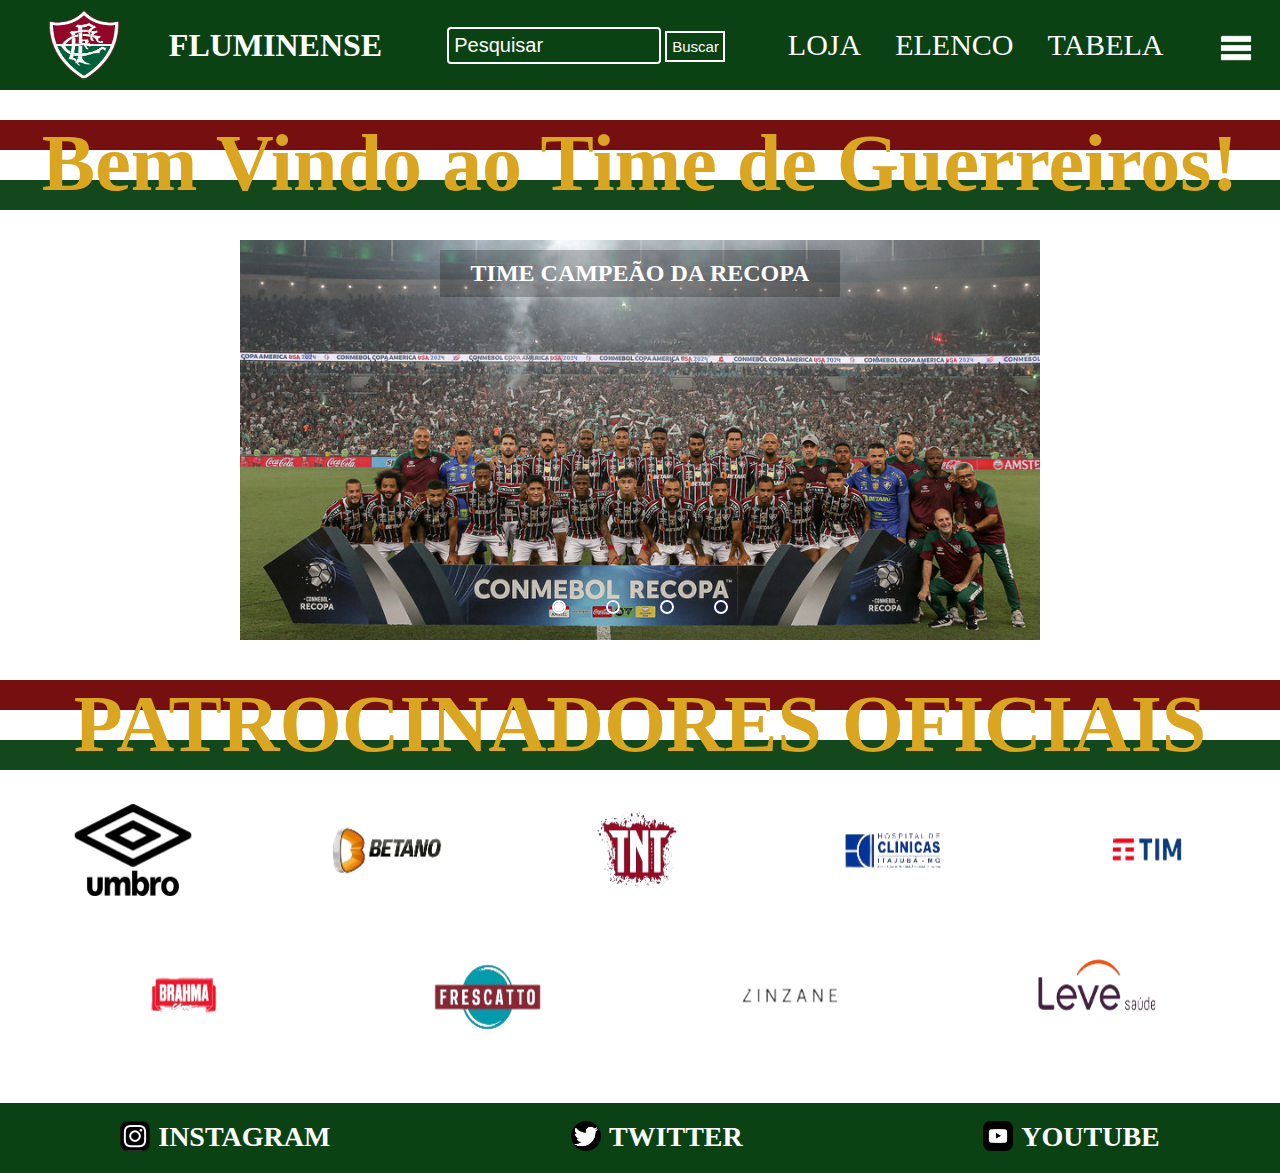
<file: index.html>
<!DOCTYPE html>

<html>
    <head>

        <title>SITE DO FLUMINENSE</title>
        <link rel="stylesheet" href="estilo.css">

    </head>
    <body>

        <!-- HEADER/MENU -->
 
        <header>
            <div class="container-logo">
                <div class="texto-logo"></div>
                <img src="img/fluLogo.png" style="width: 70px;height: 70px;margin-right: 50px;margin-left: 30px;">
                <h1>FLUMINENSE</h1>
                <form>
                    <input type="text" class="barra" name="search" placeholder="Pesquisar">
                    <input type="submit" class="busca"value="Buscar">
                  </form>                      
                
            </div>
            <div class="menu">
                    <li class="menu1"><a href="loja.html">Loja</a></li>
                    <li class="menu2"><a href="#">Elenco</a></li>
                    <li class="menu3"><a href="#">Tabela</a></li>
            </div>

        <!-- MENU VERTIVAL -->

            <ul class="Ulprincipal">
                <li><input type="checkbox" id="chec">
                <label for="chec">
                    <img src="img/menu2.png" style="width: 2.5em; cursor: pointer; margin-left: 0px;" class="imgbotao">
                </label>
                <nav>
                    <ul class="Ulvertical">
                        <li class="Menuvertical" style="padding: 10px; margin-top: 20px; margin-left: 22%;"><a class="TituloVertical">MENU</a></li>
                        <li class="Menuvertical" style="padding: 10px; margin-left: 17%;"><a class="Avertical" href="index.html">INÍCIO</a></li>
                        <li class="Menuvertical" style="padding: 10px; margin-left: 17%;"><a class="Avertical" href="login.php">CONTA</a></li>
                        <li class="Menuvertical" style="padding: 10px; margin-left: 17%;"><a class="Avertical" href="">HISTÓRIA</a></li>
                        <li class="Menuvertical" style="padding: 10px; margin-left: 17%;"><a class="Avertical" href="">TÍTULOS</a></li>
                        <li class="Menuvertical" style="padding: 10px; margin-left: 17%;"><a class="Avertical" href="">ESCOLINHAS</a></li>
                        <li class="Menuvertical" style="padding: 10px; margin-left: 17%;"><a class="Avertical" href="">FEMININO</a></li>
                        <li class="Menuvertical" style="padding: 10px; margin-left: 17%;"><a class="Avertical" href="">CONFIGURAÇÕES</a></li>
                        <li class="Menuvertical" style="padding: 10px; margin-left: 17%;"><a class="Avertical" href="">SUPORTE</a></li>
                    </ul>
                </nav>
            </li>
            </ul>
            
        </header>

        <!-- TEXTO-BEM VINDO -->

<div class="div-bv">
    <h1 class="text-bv">Bem Vindo ao Time de Guerreiros!</h1>
    <div class="CORES">
        <div class="red"></div>
        <div class="white"></div>
        <div class="green"></div>
</div>
</div>

        <!-- SLIDER/NOTICIA -->

        <div class="slider">
            <div class="slides">
                <input type="radio" name="radio-btn" id="radio1">
                <input type="radio" name="radio-btn" id="radio2">
                <input type="radio" name="radio-btn" id="radio3">
                <input type="radio" name="radio-btn" id="radio4">

                <div class="slide first">
                    <img src="img/slide1.jpg" alt="imagem1 ">
                    <div class="centroTxtSlider">
                    <div class="image-text"><h2>TIME CAMPEÃO DA RECOPA</h2></div>
                </div>
                </div>
                <div class="slide">
                    <img src="img/slide2.jpg" alt="imagem2 ">
                    <div class="centroTxtSlider">
                    <div class="image-text"><h2>ESTÁDIO DO MARACANÃ</h2></div>
                </div>
                </div>
                <div class="slide">
                    <img src="img/slide3.jpg" alt="imagem3 ">
                    <div class="centroTxtSlider">
                    <div class="image-text"><h2>MUSEU DO FLUMINENSE</h2></div>
                </div>
                </div>
                <div class="slide">
                    <img src="img/slide4.jpeg" alt="imagem4 ">
                    <div class="centroTxtSlider">
                    <div class="image-text"><h2>ANDRÉ CONVOCADO!</h2></div>
                </div>
                </div>
                <div class="navigation-auto">
                    <div class="auto-btn1"></div>
                    <div class="auto-btn2"></div>
                    <div class="auto-btn3"></div>
                    <div class="auto-btn4"></div>
                </div>
            </div>
            <div class="manual-navigation">
                <label for="radio1" class="manual-btn"></label>
                <label for="radio2" class="manual-btn"></label>
                <label for="radio3" class="manual-btn"></label>
                <label for="radio4" class="manual-btn"></label>
            </div>
        </div>

        <!-- PATROCINADORES -->

        <div class="textoPT">
            <h1 class="text-pt">PATROCINADORES OFICIAIS</h1>
            <div class="CORES">
                <div class="red"></div>
                <div class="white"></div>
                <div class="green"></div>
        </div>
    </div>
        <div class="PATROCINIO">
            <div class="marca">
                <a href="https://www.umbro.com.br/fluminense"><img class="img-pt" src="img/umbro.png" alt="umbro"></a>
            </div>
            <div class="marca">
                <a href="https://br.betano.com/"><img class="img-pt" src="img/betano.png" alt="betano"></a>
            </div>
            <div class="marca">
                <a href="https://www.tntenergydrink.com.br/"><img class="img-pt" src="img/tnt.png" alt="tnt"></a>
            </div>
            <div class="marca">
                <a href="https://hcitajuba.org.br/"><img class="img-pt" src="img/hospitaldasclinicas.png" alt="hospital"></a>
            </div>
            <div class="marca">
                <a href="https://www.tim.com.br/rj"><img class="img-pt" src="img/tim.png" alt="tim"></a>
            </div>
            <div class="marca">
                <a href="https://www.brahma.com.br/"><img class="img-pt" src="img/brahma.png" alt="brahma"></a>
            </div>
            <div class="marca">
                <a href="https://www.portofrescatto.com.br/"><img class="img-pt" src="img/frescatto.png" alt="frescatto"></a>
            </div>
            <div class="marca">
                <a href="https://www.zinzane.com.br/"><img class="img-pt" src="img/zinzane.png" alt="zinzane"></a>
            </div>
            <div class="marca">
                <a href="https://www.zinzane.com.br/"><img class="img-pt" src="img/levesaude.png" alt="levesaude"></a>
            </div>
        </div>

        <!-- FOOTER/RODAPE -->

        <footer class="rodape">
            <div class="textANDimg">
               <a class="linkFooter" href="https://www.instagram.com/fluminensefc?utm_source=ig_web_button_share_sheet&igsh=ZDNlZDc0MzIxNw=="> <img class="imgfooter" src="img/ig.png" alt="INSTA"></a>
               <a class="linkFooter" href="https://www.instagram.com/fluminensefc?utm_source=ig_web_button_share_sheet&igsh=ZDNlZDc0MzIxNw=="> <h1 class="textoFooter">INSTAGRAM</h1></a>
            </div>
            <div class="textANDimg">
                <a class="linkFooter" href="https://twitter.com/FluminenseFC"> <img class="imgfooter" src="img/tt.png" alt="TWITTER"></a>
                    <a class="linkFooter" href="https://twitter.com/FluminenseFC"><h1 class="textoFooter">TWITTER</h1></a>
            </div>
            <div class="textANDimg">
                <a class="linkFooter" href="https://t.co/SiVObvr8ib"><img class="imgfooter" src="img/yt.png" alt="YOUTUBE"></a>
                <a class="linkFooter" href="https://t.co/SiVObvr8ib"> <h1 class="textoFooter">YOUTUBE</h1></a>
            </div>
        </footer>
               
        <script src="script.js"></script>
    </body>
</html>
</file>
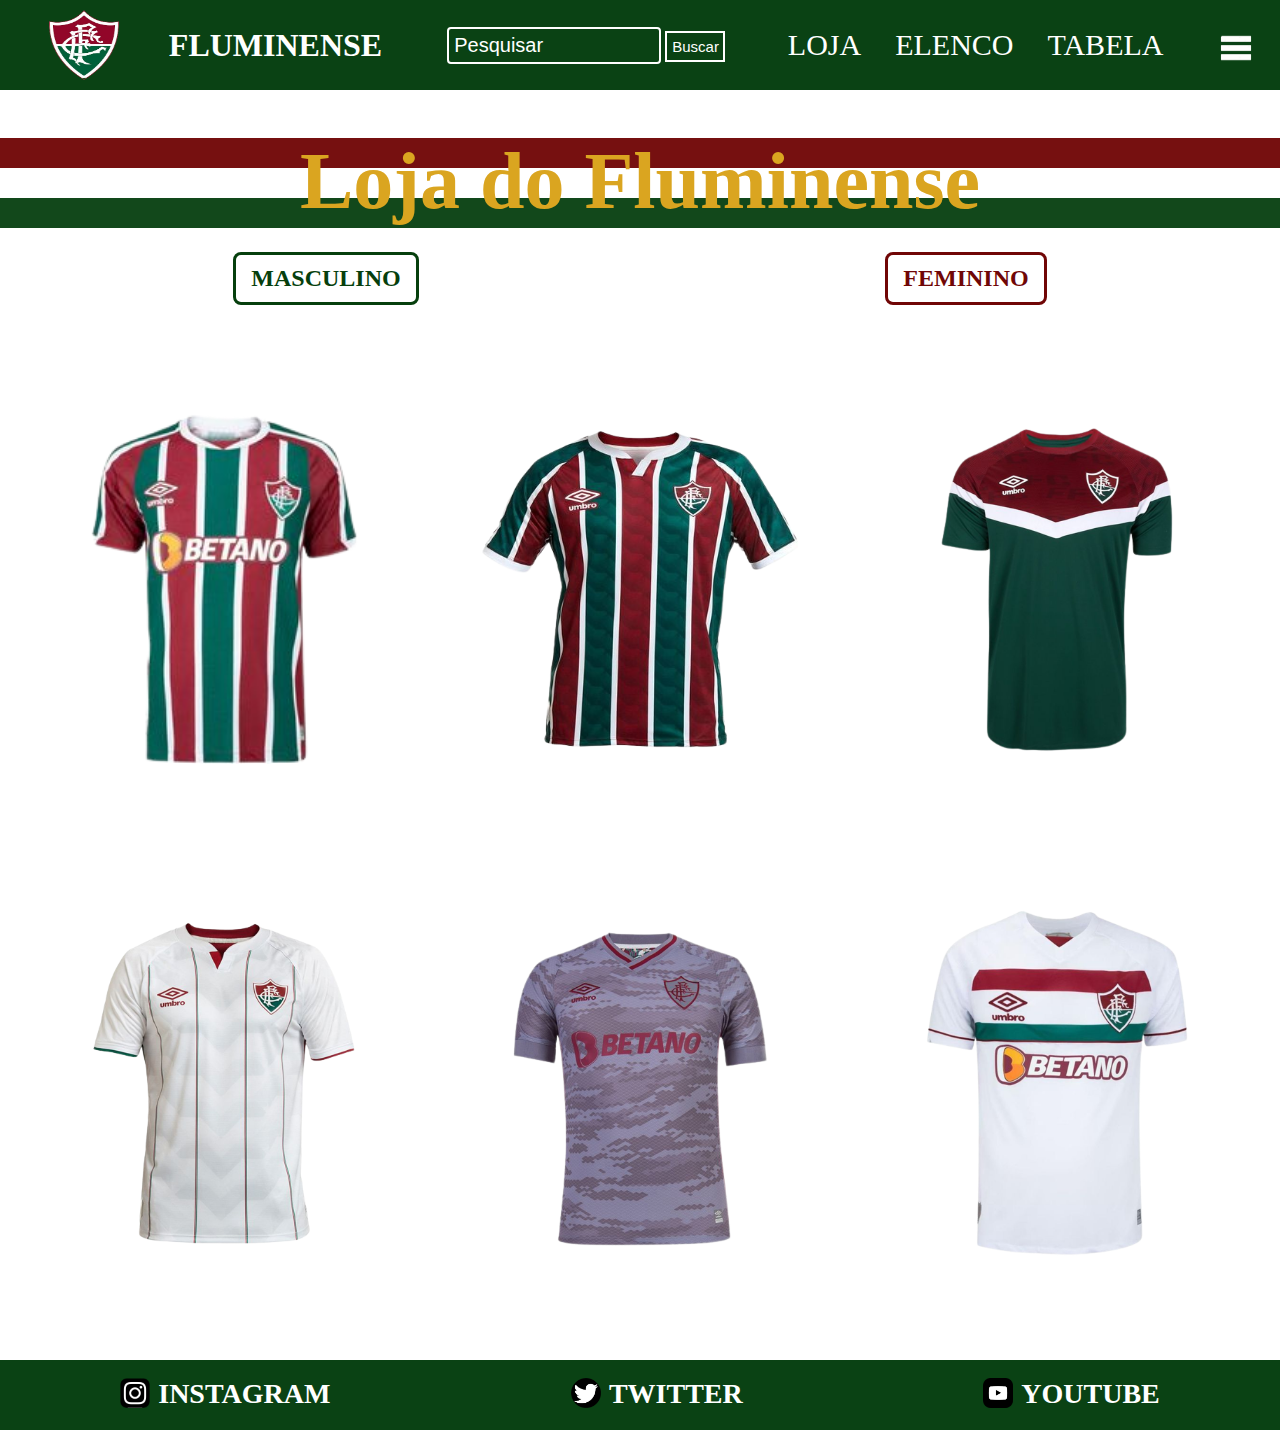
<file: loja.html>
<!DOCTYPE html>

<html>
    <head>
>
        <title>Loja do Flumiense</title>

        <link rel="stylesheet" href="estilo.css">
    </head>
    <body>
        <!-- HEADER/MENU -->
 
        <header>
            <div class="container-logo">
                <div class="texto-logo"></div>
                <img src="img/fluLogo.png" style="width: 70px;height: 70px;margin-right: 50px;margin-left: 30px;">
                <h1>FLUMINENSE</h1>
                <form>
                    <input type="text" class="barra" name="search" placeholder="Pesquisar">
                    <input type="submit" class="busca"value="Buscar">
                  </form>                      
                
            </div>
            <div class="menu">
                    <li class="menu1"><a href="#">Loja</a></li>
                    <li class="menu2"><a href="#">Elenco</a></li>
                    <li class="menu3"><a href="#">Tabela</a></li>
            </div>
            <ul class="Ulprincipal">
                <li><input type="checkbox" id="chec">
                <label for="chec">
                    <img src="img/menu2.png" style="width: 2.5em; cursor: pointer; margin-left: 0px;" class="imgbotao">
                </label>
                <nav>
                    <ul class="Ulvertical">
                        <li class="Menuvertical" style="padding: 10px; margin-top: 20px; margin-left: 22%;"><a class="TituloVertical">MENU</a></li>
                        <li class="Menuvertical" style="padding: 10px; margin-left: 17%;"><a class="Avertical" href="index.html">INÍCIO</a></li>
                        <li class="Menuvertical" style="padding: 10px; margin-left: 17%;"><a class="Avertical" href="login.php">CONTA</a></li>
                        <li class="Menuvertical" style="padding: 10px; margin-left: 17%;"><a class="Avertical" href="">HISTÓRIA</a></li>
                        <li class="Menuvertical" style="padding: 10px; margin-left: 17%;"><a class="Avertical" href="">TÍTULOS</a></li>
                        <li class="Menuvertical" style="padding: 10px; margin-left: 17%;"><a class="Avertical" href="">ESCOLINHAS</a></li>
                        <li class="Menuvertical" style="padding: 10px; margin-left: 17%;"><a class="Avertical" href="">FEMININO</a></li>
                        <li class="Menuvertical" style="padding: 10px; margin-left: 17%;"><a class="Avertical" href="">CONFIGURAÇÕES</a></li>
                        <li class="Menuvertical" style="padding: 10px; margin-left: 17%;"><a class="Avertical" href="">SUPORTE</a></li>
                    </ul>
                </nav>
            </li>
            </ul>
            
        </header>

        <div class="div-bv">
            <h1 class="text-bv">Loja do Fluminense</h1>
            <div class="CORES">
                <div class="red"></div>
                <div class="white"></div>
                <div class="green"></div>
        </div>
        </div>
        <div class="MascFeme">
            <Div class="masculino">
                <a class="sexo" href=""><h2>MASCULINO</h2></a>
            </Div>
            <div class="feminino">
                <a class="sexo" href=""><h2>FEMININO</h2></a>
            </div>
        </div>

    <div class="container-loja">
            <div class="roupa">
                <a href="https://www.loja.fluminense.com.br/camisa-tricolor-2023/p">
            <h6 class="nameCamisa">CAMISA FLUMINENSE<br>2023</h6>
                    <img src="img/camisaF.png">
                    <h5 class="precoCamisa">R$200,90</h5>
                </a>
            </div>
            <div class="roupa">
                <a href="#">
            <h6 class="nameCamisa">CAMISA FLUMINENSE<br>2020</h6>
            <img src="img/camisa2020.png">
            <h5 class="precoCamisa">R$169,90</h5>
        </a>
            </div>            
            <div class="roupa">
                <a href="#">
            <h6 class="nameCamisa">CAMISA FLUMINENSE<br>TREINO 2023</h6>
            <img src="img/camisatreino.png">
            <h5 class="precoCamisa">R$100,00</h5>
        </a>
            </div>
            <div class="roupa">
                <a href="#">
            <h6 class="nameCamisa">CAMISA FLUMINENSE<br>BRANCA 2021</h6>
            <img src="img/camisa2021-branca.png">
            <h5 class="precoCamisa">R$150,90</h5>
        </a>
            </div>
            <div class="roupa">
                <a href="#">
            <h6 class="nameCamisa">CAMISA FLUMINENSE<br>CINZA 2022</h6>
            <img src="img/camisacinza2022.png">
            <h5 class="precoCamisa">R$180,00</h5>
        </a>
            </div>
            <div class="roupa">
                <a href="#">
            <h6 class="nameCamisa">CAMISA FLUMINENSE<br>BRANCA 2023</h6>
            <img src="img/camisabranca 2023.png">
            <h5 class="precoCamisa">R$200,90</h5>
        </a>
            </div>
        </div>

        <footer class="rodape">
            <div class="textANDimg">
               <a class="linkFooter" href="https://www.instagram.com/fluminensefc?utm_source=ig_web_button_share_sheet&igsh=ZDNlZDc0MzIxNw=="> <img class="imgfooter" src="img/ig.png" alt="INSTA"></a>
               <a class="linkFooter" href="https://www.instagram.com/fluminensefc?utm_source=ig_web_button_share_sheet&igsh=ZDNlZDc0MzIxNw=="> <h1 class="textoFooter">INSTAGRAM</h1></a>
            </div>
            <div class="textANDimg">
                <a class="linkFooter" href="https://twitter.com/FluminenseFC"> <img class="imgfooter" src="img/tt.png" alt="TWITTER"></a>
                    <a class="linkFooter" href="https://twitter.com/FluminenseFC"><h1 class="textoFooter">TWITTER</h1></a>
            </div>
            <div class="textANDimg">
                <a class="linkFooter" href="https://t.co/SiVObvr8ib"><img class="imgfooter" src="img/yt.png" alt="YOUTUBE"></a>
                <a class="linkFooter" href="https://t.co/SiVObvr8ib"> <h1 class="textoFooter">YOUTUBE</h1></a>
            </div>
        </footer>
        
        <script src="script.js" async defer></script>
    </body>
</html>
</file>
<file: estilo.css>
*{
    padding: 0;
    margin: 0;
}
body{
    margin: 0;
    padding: 0;
    width: 100%;
    height: 100vh;
}
header{
    top: 0;
    width: 100%;
    background-color: rgb(10, 66, 20);
    display: flex;
    justify-content: space-around;
    align-items: center;
    padding: 10px 0;
    position: fixed;
    z-index: 1000;
}
.container-logo{
    display: flex;
    align-items: center;
}
.texto-logo{
    margin-right: 0;
    color: rgb(255, 255, 255);
    position: absolute;
}
.menu li{
    display: inline-block;
    margin: 0 10px;
    margin-right: -10px;
}
.menu li a{
    font-size: 30px;
    color: rgb(255, 255, 255);
    text-decoration: none;
    text-transform: uppercase;
    padding: 10px 15px;
    border-radius: 15px;
}
.menu li a:hover{
    background-color: rgba(182, 182, 182, 0.575);
}
h1{
    color: rgb(255, 255, 255);
}
.barra{
    font-size: 20px;
    align-items: center;
    margin-left: 65px;
    margin-right: 0;
    background-color: rgb(10, 66, 20);
    color: white;
    width: 200px;
    border: 2px solid white;
    border-radius: 4px;
    padding: 5px;
}
.barra::placeholder{
    color:white
}
.busca{
    font-size: 15px;
    align-items: center;
    color: white;
    background-color: rgb(10, 66, 20);
    padding: 5px;
    width: 60px;
    border: 2px solid white;
}
.menu1:hover{
    scale: 1.1;
}
.menu2:hover{
    scale: 1.1;
}
.menu3:hover{
    scale: 1.1;
}
.slider{
    margin: 0 auto;
    width: 800px;
    height: 400px;
    overflow: hidden;
    margin-top: 50px;
    margin-bottom: 10px;
}
.slides{
    width: 400%;
    height: 400px;
    display: flex;
}
.slides input{
    display: none;
}

.slide{
    width: 25%;
    position: relative;
    transition: 2s;
}
.slide img{
    width: 800px;
}
.manual-navigation{
    position: absolute;
    width: 800px;
    margin-top: -40px;
    display: flex;
    justify-content: center;
}
.manual-btn{
    border: 2px solid white;
    padding: 5px;
    border-radius: 10px;
    cursor: pointer;
    transition: 1s;
}
.manual-btn:not(:last-child){
    margin-right: 40px;
}
.manual-btn:hover{
    background-color: white;
}
#radio1:checked ~ .first{
    margin-left: 0;
}
#radio2:checked ~ .first{
    margin-left: -25%;
}
#radio3:checked ~ .first{
    margin-left: -50%;
}
#radio4:checked ~ .first{
    margin-left: -75%;
}
.navigation-auto div{
    border: 2px solid blue;
    padding: 5px;
    border-radius: 10px;
    cursor: pointer;
    transition: 1s;
}
.navigation-auto {
    position: absolute;
    width: 800px;
    margin-top: 360px;
    display: flex;
    justify-content: center;
}
.navigation-auto div:not(:last-child){
    margin-right: 40px;
}
#radio1:checked ~ .navigation-auto .auto-btn1{
    background-color: white;
}
#radio2:checked ~ .navigation-auto .auto-btn2{
    background-color: white;
}
#radio3:checked ~ .navigation-auto .auto-btn3{
    background-color: white;
}
#radio4:checked ~ .navigation-auto .auto-btn4{
    background-color: white;
}
.image-text {
    width: 100%;
    background-color: rgba(0, 0, 0, 0.238);
    color: white;
    padding: 10px;
    align-items: center;
    justify-content: center;
    display: flex;
    justify-items: center;
}
.centroTxtSlider{
    position: absolute;
    top: 10px;
    left: 25%;
    width: 50%;
    box-sizing: border-box;
    align-items: center;
    justify-content: center;
    display: flex;
    justify-items: center;
}

.PATROCINIO{
    display: flex;
    justify-content: space-evenly;
    margin-top: 20px;
    margin-bottom: 35px;
    flex-direction: row;
    flex-wrap: wrap;
}
.rodape{
    background-color:rgb(10, 66, 20);
    display: flex;
    justify-content: space-around;
    border-top: 10px;

}
.textANDimg{
    margin: 10px;
    display: flex;
    padding: 8px;
}
.imgfooter{
    width:30px;
    height:30px;
    margin-right: 8px;
}
.textoFooter{
    font-size: 28px;
}
a{
    text-decoration: none;
}

.img-pt{
    width: 120px;
    height: 120px;
    padding: 10px;
}
.marca:hover{
    background-color: rgba(182, 182, 182, 0.575);
    border-radius: 10px;
}
.marca{
    margin-right: 50px;
    margin-left: 50px;
}

.textANDimg:hover{
    background-color: rgba(182, 182, 182, 0.575);
    border-radius: 10px;

}
.pt-txt{
    font-size: 35px;
    color: black;
}
.textoPT{
    margin-top: 40px;
    align-items: center;
    display: flex;
    justify-content: center;
}
.CORES{
    display: block;
    width: 100%;
}
.green{
    width: 100%;
    height: 30px;
    background-color: rgba(10, 66, 20, 0.967);
}
.white{
    width: 100%;
    height: 30px;
    background-color: white;
}
.red{
    width: 100%;
    height: 30px;
    background-color: #700606f5;
}
.div-bv{
    margin-top: 120px;
    display: flex;
    justify-content: center;
    height: 70px;
}
.text-bv{
    font-size: 80px;
    align-items: center;
    display: flex;
    color: #daa520;
    z-index: 200;
    position: absolute;
    margin-top: -2px;
    
}
.textoPT{
    margin-top: 50px;
    display: flex;
    justify-content: center;
    height: 70px;
}
.text-pt{
    font-size: 80px;
    align-items: center;
    display: flex;
    color: #daa520;
    z-index: 200;
    position: absolute;
    margin-top: -2px;
    
}

.imgMenu{
    height: 70px;
    width: 70px;
}

.Ulprincipal {
    list-style-type: none;
    margin-top: 10px;
    padding: 0;
    display: flex;
    flex-direction: row;
    align-items: center;
    justify-content: space-between;
    align-content: center;
    margin-left: 10px;
    margin-right: 5px;
}
.Liprincipal {
    display: inline-block;
}
.Aprincipal {
    text-decoration: none;
    color: black;
}
.Ulvertical {
    list-style: none;
}

input[type=checkbox] {
    display: none;
}
input[type=checkbox]:checked~nav {
    transform: translate(-350px);
}
nav {
    border-radius: 0.3em;
    width: 20em;
    height: 90dvh;
    position: absolute;
    margin-top: 18px;
    background-color: rgba(82, 82, 82, 0.637);
    right: -350px;
    transition: all 1.0s;
}
.TituloVertical {
    cursor:default;
    color: #ffffff; 
    font-size: 25px;
}
.Avertical {
    color: rgb(255, 255, 255);
    padding: 10px 5px;
      -moz-transition: all 0.3s;
        -webkit-transition: all 0.3s;
          transition: all 0.3s;
}
.Avertical:hover {
    font-size: 18px;
    color: #700606f5;
    -moz-transform: scale(1.1);
    -webkit-transform: scale(1.1);
    transform: scale(1.1);
}
.container-loja{
    display: flex;
    flex-direction: row;
    flex-wrap: wrap;
    justify-content: space-evenly;
    margin-top: 2.5%;
    margin-bottom: 2.5%;
}
.roupa{
    padding: 18px 18px;
    border-radius: 15px;
}
.roupa img{
    width: 350px;
    height: 350px;
} 
.container-loja :hover {
    background-color: #700606;
}
.nameCamisa {
    color: white;
    font-size: 20px;
    text-align: center;
    margin-bottom: 10px;
}
.precoCamisa{
    font-size: 30px;
    text-align: center;
    margin-top: 10px;
    padding: 2px 2px;
    border-radius: 12px;
    color:#ffffff;
}
.MascFeme{
    justify-content: space-around;
    display: flex;
    margin-top: 40px;
    width: 100%;
    height: 60px;
    align-items: center;
}
.masculino h2{
    color: #063f0d;
    padding: 10px 15px;
    border: 3px solid #063f0d;
    border-radius: 8px;
}
.feminino h2{
    color: #700606;
    padding: 10px 15px;
    border: 3px solid #700606;
    border-radius: 8px;

}
.MascFeme :hover{
    background-color: #daa520;
}
.sexo :hover{
    scale:1.25;
}
</file>
